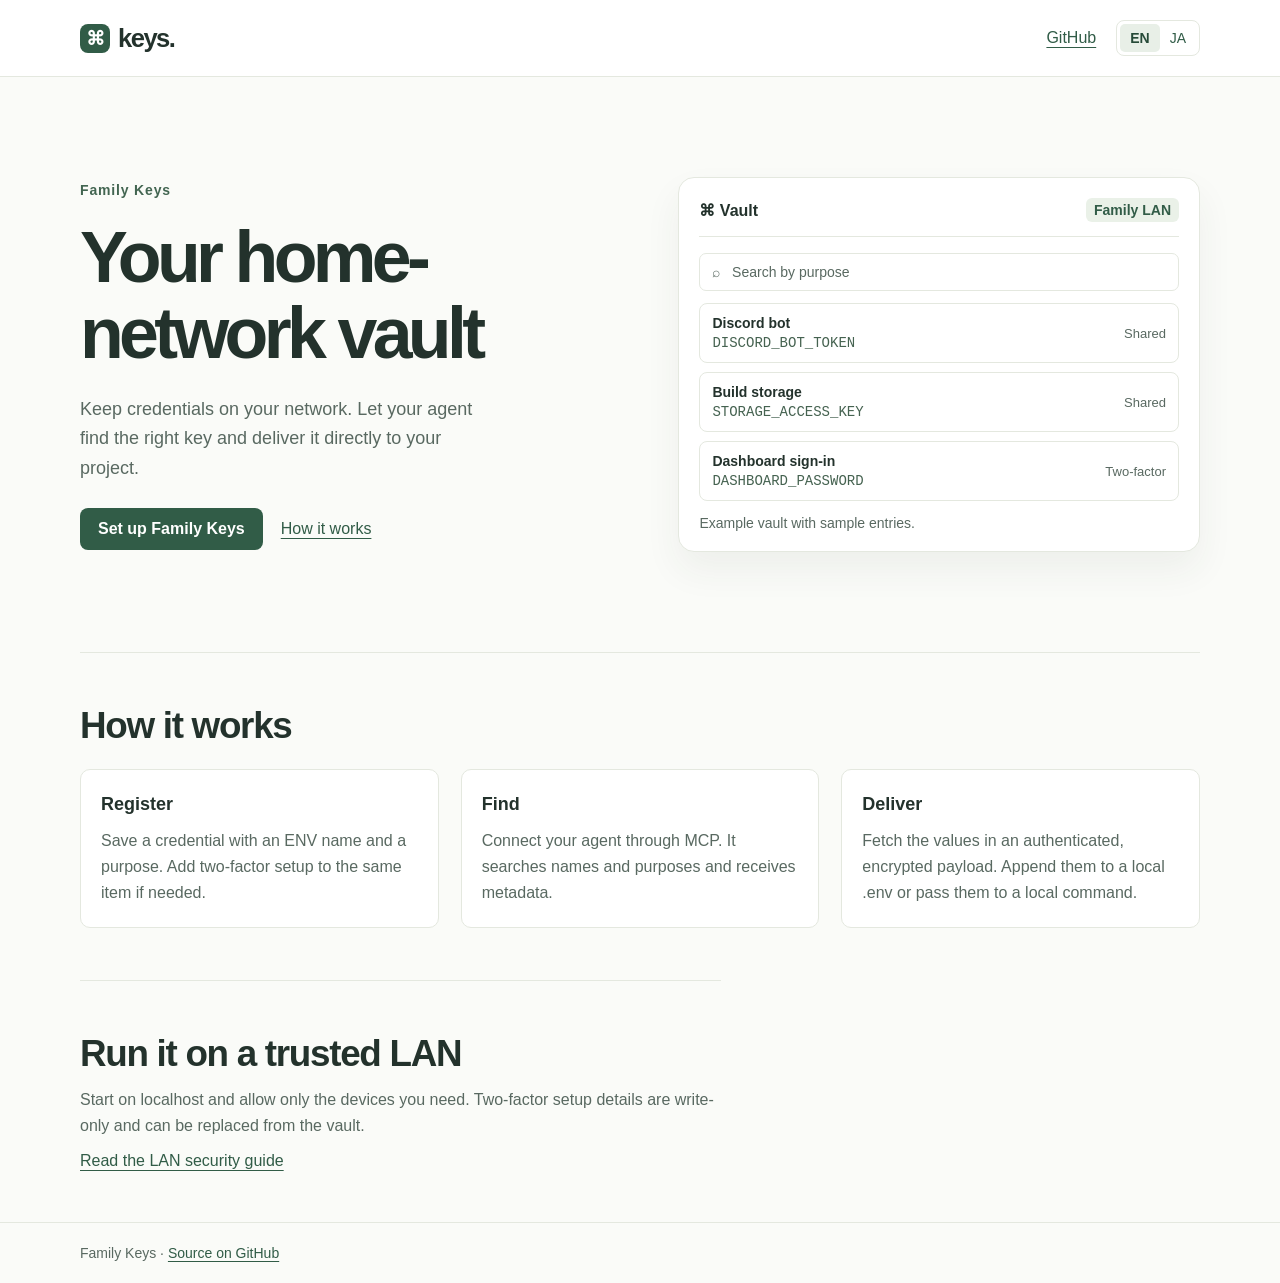
<file: docs/index.html>
<!doctype html>
<html lang="en">
<head>
  <meta charset="utf-8">
  <meta name="viewport" content="width=device-width,initial-scale=1">
  <meta name="description" content="Family Keys is a LAN credential vault with encrypted delivery for MCP clients.">
  <title>Family Keys — Your home-network vault</title>
  <link rel="stylesheet" href="./styles.css">
  <link rel="alternate" hreflang="ja" href="./ja/">
</head>
<body>
  <header><div class="wrap top">
    <a class="brand" href="./"><span class="mark" aria-hidden="true">⌘</span> keys.</a>
    <div class="links">
      <a href="https://github.com/prog-sha/family-keys">GitHub</a>
      <nav class="site-languages" aria-label="Language"><a href="./" lang="en" aria-current="page">EN</a><a href="./ja/" lang="ja" hreflang="ja" aria-label="Japanese">JA</a></nav>
    </div>
  </div></header>
  <main class="wrap">
    <section class="hero">
      <div>
        <p class="eyebrow">Family Keys</p>
        <h1>Your home-network vault</h1>
        <p class="lead">Keep credentials on your network. Let your agent find the right key and deliver it directly to your project.</p>
        <div class="actions">
          <a class="primary" href="https://github.com/prog-sha/family-keys#run-locally">Set up Family Keys</a>
          <a href="#workflow">How it works</a>
        </div>
      </div>
      <figure class="panel">
        <div class="vault-top"><span><span aria-hidden="true">⌘</span> Vault</span><span class="badge">Family LAN</span></div>
        <div class="search">⌕ &nbsp; Search by purpose</div>
        <div class="mock-item"><div><strong>Discord bot</strong><code>DISCORD_BOT_TOKEN</code></div><span>Shared</span></div>
        <div class="mock-item"><div><strong>Build storage</strong><code>STORAGE_ACCESS_KEY</code></div><span>Shared</span></div>
        <div class="mock-item"><div><strong>Dashboard sign-in</strong><code>DASHBOARD_PASSWORD</code></div><span>Two-factor</span></div>
        <figcaption>Example vault with sample entries.</figcaption>
      </figure>
    </section>
    <section class="section" id="workflow">
      <h2>How it works</h2>
      <ol class="workflow">
        <li><h3>Register</h3><p>Save a credential with an ENV name and a purpose. Add two-factor setup to the same item if needed.</p></li>
        <li><h3>Find</h3><p>Connect your agent through MCP. It searches names and purposes and receives metadata.</p></li>
        <li><h3>Deliver</h3><p>Fetch the values in an authenticated, encrypted payload. Append them to a local .env or pass them to a local command.</p></li>
      </ol>
    </section>
    <section class="section local-note">
      <h2>Run it on a trusted LAN</h2>
      <p>Start on localhost and allow only the devices you need. Two-factor setup details are write-only and can be replaced from the vault.</p>
      <a href="https://github.com/prog-sha/family-keys#secure-lan-operation">Read the LAN security guide</a>
    </section>
  </main>
  <footer><div class="wrap">Family Keys · <a href="https://github.com/prog-sha/family-keys">Source on GitHub</a></div></footer>
</body>
</html>
</file>
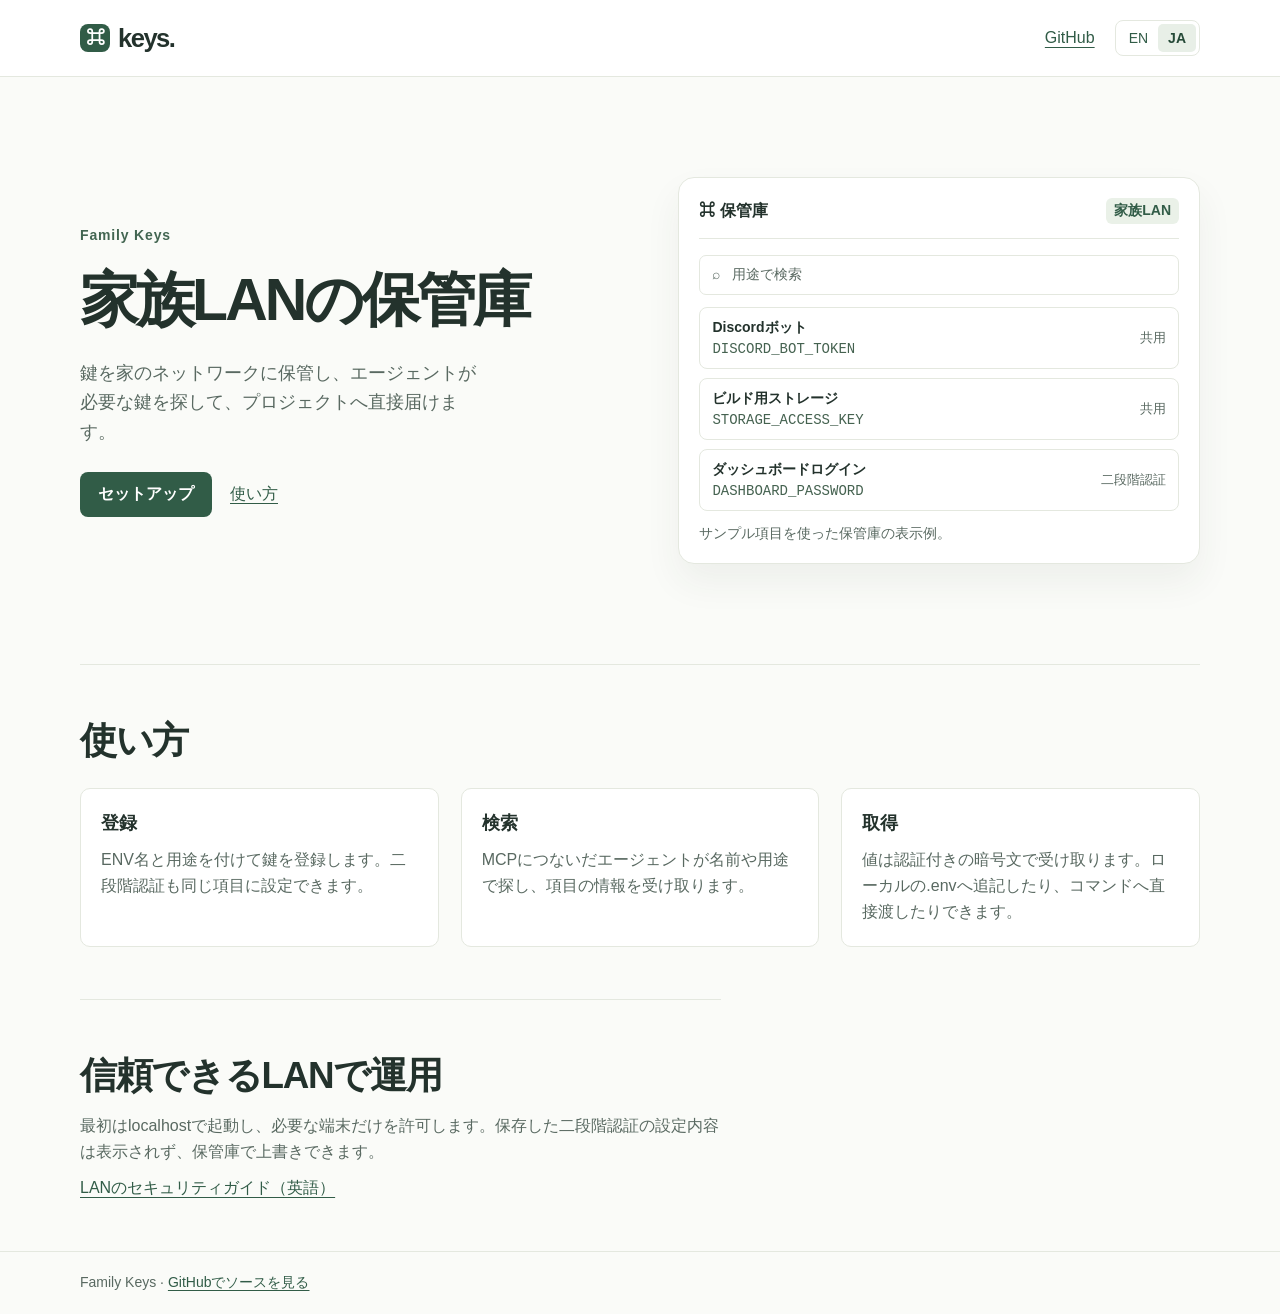
<file: docs/ja/index.html>
<!doctype html>
<html lang="ja">
<head>
  <meta charset="utf-8">
  <meta name="viewport" content="width=device-width,initial-scale=1">
  <meta name="description" content="Family Keysは、MCPに対応した家族LAN向けの資格情報保管庫です。">
  <title>Family Keys — 家族LANの保管庫</title>
  <link rel="stylesheet" href="../styles.css">
  <link rel="alternate" hreflang="en" href="../">
</head>
<body>
  <header><div class="wrap top">
    <a class="brand" href="./"><span class="mark" aria-hidden="true">⌘</span> keys.</a>
    <div class="links">
      <a href="https://github.com/prog-sha/family-keys">GitHub</a>
      <nav class="site-languages" aria-label="言語"><a href="../" lang="en" hreflang="en" aria-label="英語">EN</a><a href="./" lang="ja" aria-current="page">JA</a></nav>
    </div>
  </div></header>
  <main class="wrap">
    <section class="hero">
      <div>
        <p class="eyebrow">Family Keys</p>
        <h1>家族LANの保管庫</h1>
        <p class="lead">鍵を家のネットワークに保管し、エージェントが必要な鍵を探して、プロジェクトへ直接届けます。</p>
        <div class="actions">
          <a class="primary" href="https://github.com/prog-sha/family-keys#run-locally">セットアップ</a>
          <a href="#workflow">使い方</a>
        </div>
      </div>
      <figure class="panel">
        <div class="vault-top"><span><span aria-hidden="true">⌘</span> 保管庫</span><span class="badge">家族LAN</span></div>
        <div class="search">⌕ &nbsp; 用途で検索</div>
        <div class="mock-item"><div><strong>Discordボット</strong><code>DISCORD_BOT_TOKEN</code></div><span>共用</span></div>
        <div class="mock-item"><div><strong>ビルド用ストレージ</strong><code>STORAGE_ACCESS_KEY</code></div><span>共用</span></div>
        <div class="mock-item"><div><strong>ダッシュボードログイン</strong><code>DASHBOARD_PASSWORD</code></div><span>二段階認証</span></div>
        <figcaption>サンプル項目を使った保管庫の表示例。</figcaption>
      </figure>
    </section>
    <section class="section" id="workflow">
      <h2>使い方</h2>
      <ol class="workflow">
        <li><h3>登録</h3><p>ENV名と用途を付けて鍵を登録します。二段階認証も同じ項目に設定できます。</p></li>
        <li><h3>検索</h3><p>MCPにつないだエージェントが名前や用途で探し、項目の情報を受け取ります。</p></li>
        <li><h3>取得</h3><p>値は認証付きの暗号文で受け取ります。ローカルの.envへ追記したり、コマンドへ直接渡したりできます。</p></li>
      </ol>
    </section>
    <section class="section local-note">
      <h2>信頼できるLANで運用</h2>
      <p>最初はlocalhostで起動し、必要な端末だけを許可します。保存した二段階認証の設定内容は表示されず、保管庫で上書きできます。</p>
      <a href="https://github.com/prog-sha/family-keys#secure-lan-operation">LANのセキュリティガイド（英語）</a>
    </section>
  </main>
  <footer><div class="wrap">Family Keys · <a href="https://github.com/prog-sha/family-keys">GitHubでソースを見る</a></div></footer>
</body>
</html>
</file>
<file: docs/styles.css>
:root {
  color-scheme: light;
  font-family: -apple-system, BlinkMacSystemFont, "Segoe UI", "Hiragino Kaku Gothic ProN", sans-serif;
  background: #fafbf8;
  color: #23322c;
  --green: #315c47;
  --line: #e4e8df;
  --muted: #596961;
}
* { box-sizing: border-box; }
body { margin: 0; }
a { color: var(--green); text-underline-offset: .22em; }
a:focus-visible { outline: 2px solid var(--green); outline-offset: 5px; }
.wrap { width: min(1120px, calc(100vw - 48px)); margin-inline: auto; }
header { border-bottom: 1px solid var(--line); background: #fff; }
.top, .links, .brand { display: flex; align-items: center; gap: 20px; }
.top { min-height: 76px; justify-content: space-between; }
.brand { gap: 8px; font-size: 1.6rem; font-weight: 750; letter-spacing: -.06em; color: #23322c; text-decoration: none; }
.mark { border-radius: 8px; background: var(--green); color: #fff; min-width: 30px; text-align: center; font-size: 1.2rem; padding: 3px; }
.site-languages { display: flex; border: 1px solid var(--line); padding: 3px; border-radius: 8px; }
.site-languages a { text-decoration: none; padding: 6px 10px; font-size: .875rem; border-radius: 5px; }
.site-languages [aria-current] { background: #e8efe7; color: #264a38; font-weight: 650; }
.hero { display: grid; grid-template-columns: 1fr 1fr; align-items: center; gap: clamp(32px, 6vw, 88px); padding: clamp(50px, 8vw, 100px) 0; }
.eyebrow { color: #426551; font-size: .875rem; font-weight: 650; letter-spacing: .06em; margin: 0 0 18px; }
h1 { font-size: clamp(2.8rem, 5.6vw, 5rem); line-height: 1.05; letter-spacing: -.065em; margin: 0; }
main[lang=ja] h1, [lang=ja] h1 { font-size: clamp(2.4rem, 4.6vw, 4.1rem); letter-spacing: -.05em; line-height: 1.18; }
h2 { font-size: clamp(1.55rem, 3vw, 2.3rem); letter-spacing: -.035em; margin: 0 0 12px; }
h3 { font-size: 1.125rem; margin: 0 0 8px; }
p, li { line-height: 1.65; }
.lead { color: var(--muted); font-size: 1.125rem; max-width: 40ch; margin: 24px 0; }
.actions { display: flex; flex-wrap: wrap; align-items: center; gap: 18px; }
.primary { color: #fff; background: var(--green); text-decoration: none; font-weight: 650; padding: 12px 18px; border-radius: 8px; }
.panel { background: #fff; border: 1px solid var(--line); border-radius: 16px; padding: 20px; box-shadow: 0 18px 36px #29443710; margin: 0; min-width: 0; }
figcaption { color: var(--muted); margin: 14px 0 0; font-size: .875rem; }
.vault-top { display: flex; align-items: center; justify-content: space-between; gap: 10px; padding-bottom: 14px; border-bottom: 1px solid var(--line); font-weight: 700; }
.badge { color: #315c47; background: #eaf1e8; padding: 4px 8px; border-radius: 6px; font-size: .875rem; white-space: nowrap; }
.search { margin: 16px 0 12px; border: 1px solid var(--line); border-radius: 7px; padding: 10px 12px; color: var(--muted); font-size: .875rem; }
.mock-item { display: flex; align-items: center; justify-content: space-between; min-width: 0; gap: 10px; border: 1px solid var(--line); margin-top: 9px; padding: 11px 12px; border-radius: 8px; font-size: .875rem; }
.mock-item code { display: block; color: #456250; margin-top: 4px; overflow-wrap: anywhere; }
.mock-item span { font-size: .8125rem; white-space: nowrap; color: var(--muted); }
.section { border-top: 1px solid var(--line); padding-block: 52px; }
.workflow { display: grid; grid-template-columns: repeat(3, 1fr); gap: 22px; padding: 0; list-style: none; margin: 22px 0 0; }
.workflow li { padding: 20px; border: 1px solid var(--line); border-radius: 10px; background: #fff; }
.workflow p, .local-note p { margin: 0; color: var(--muted); }
.local-note { max-width: 72ch; }
.local-note a { display: inline-block; margin-top: 12px; }
footer { border-top: 1px solid var(--line); color: var(--muted); padding: 22px 0; font-size: .875rem; }
@media (max-width: 800px) {
  .hero { grid-template-columns: 1fr; }
  .workflow { grid-template-columns: 1fr; gap: 12px; }
}
@media (max-width: 430px) {
  .wrap { width: calc(100vw - 32px); }
  .top, .links { gap: 10px; }
  .top { min-height: 64px; }
  .hero { padding-top: 44px; }
  .panel { padding: 14px; }
  .mock-item span { white-space: normal; }
}
</file>
